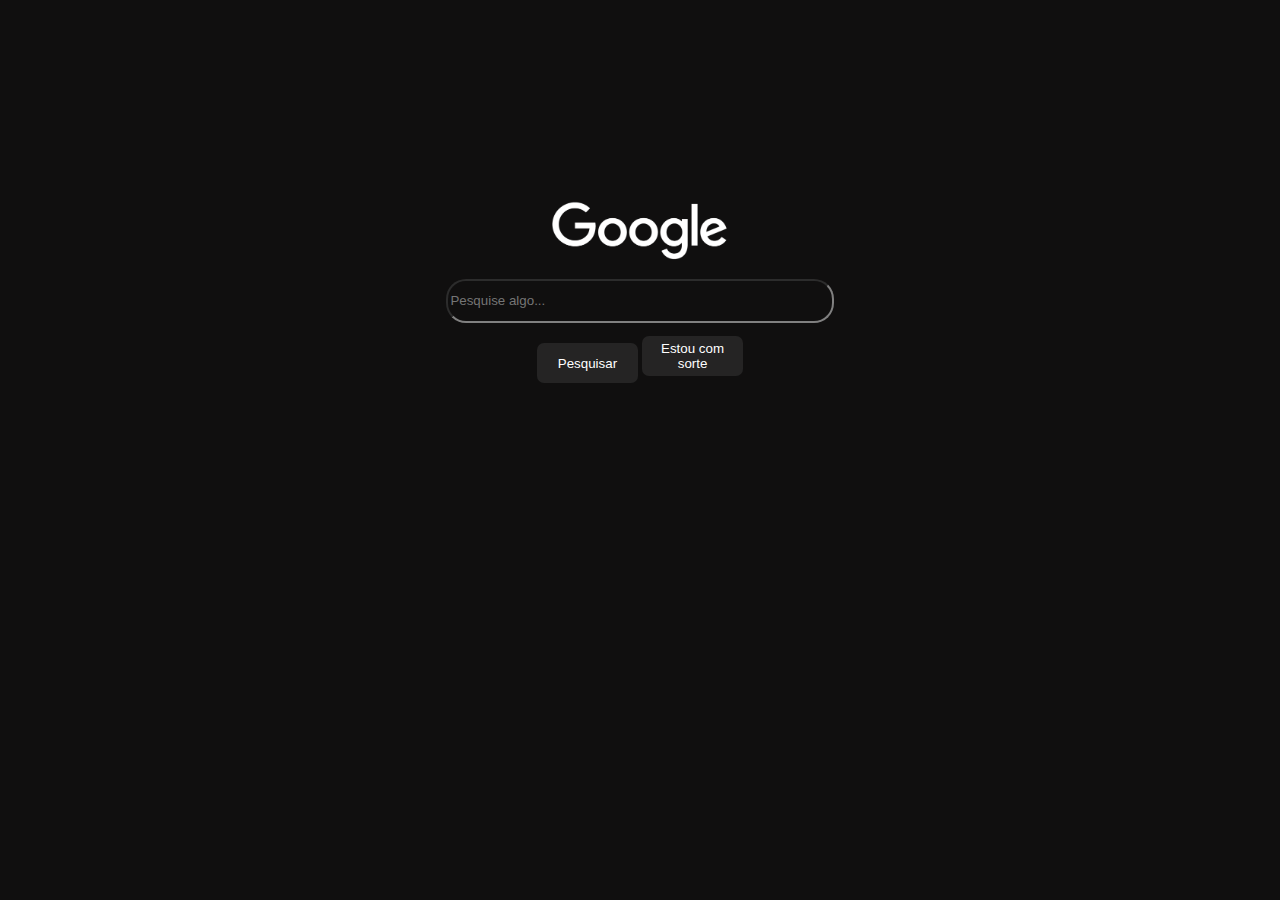
<file: index.html>
<!DOCTYPE html>
<html lang="en">
  <head>
    <meta charset="UTF-8" />
    <meta name="viewport" content="width=device-width, initial-scale=1.0" />
    <title>Google</title>
    <link rel="stylesheet" href="css/style.css" />
  </head>
  <body>
    <div class="conteudo">
      <img src="assets/google.png" alt="Logo Google" />
      <br />
      <input type="text" placeholder="Pesquise algo..."/>
      <br />
      <div class="botao">
        <button><a href="conteudo.html">Pesquisar</a></button>
        <button>Estou com sorte</button>
      </div>
    </div>
  </body>
</html>
</file>
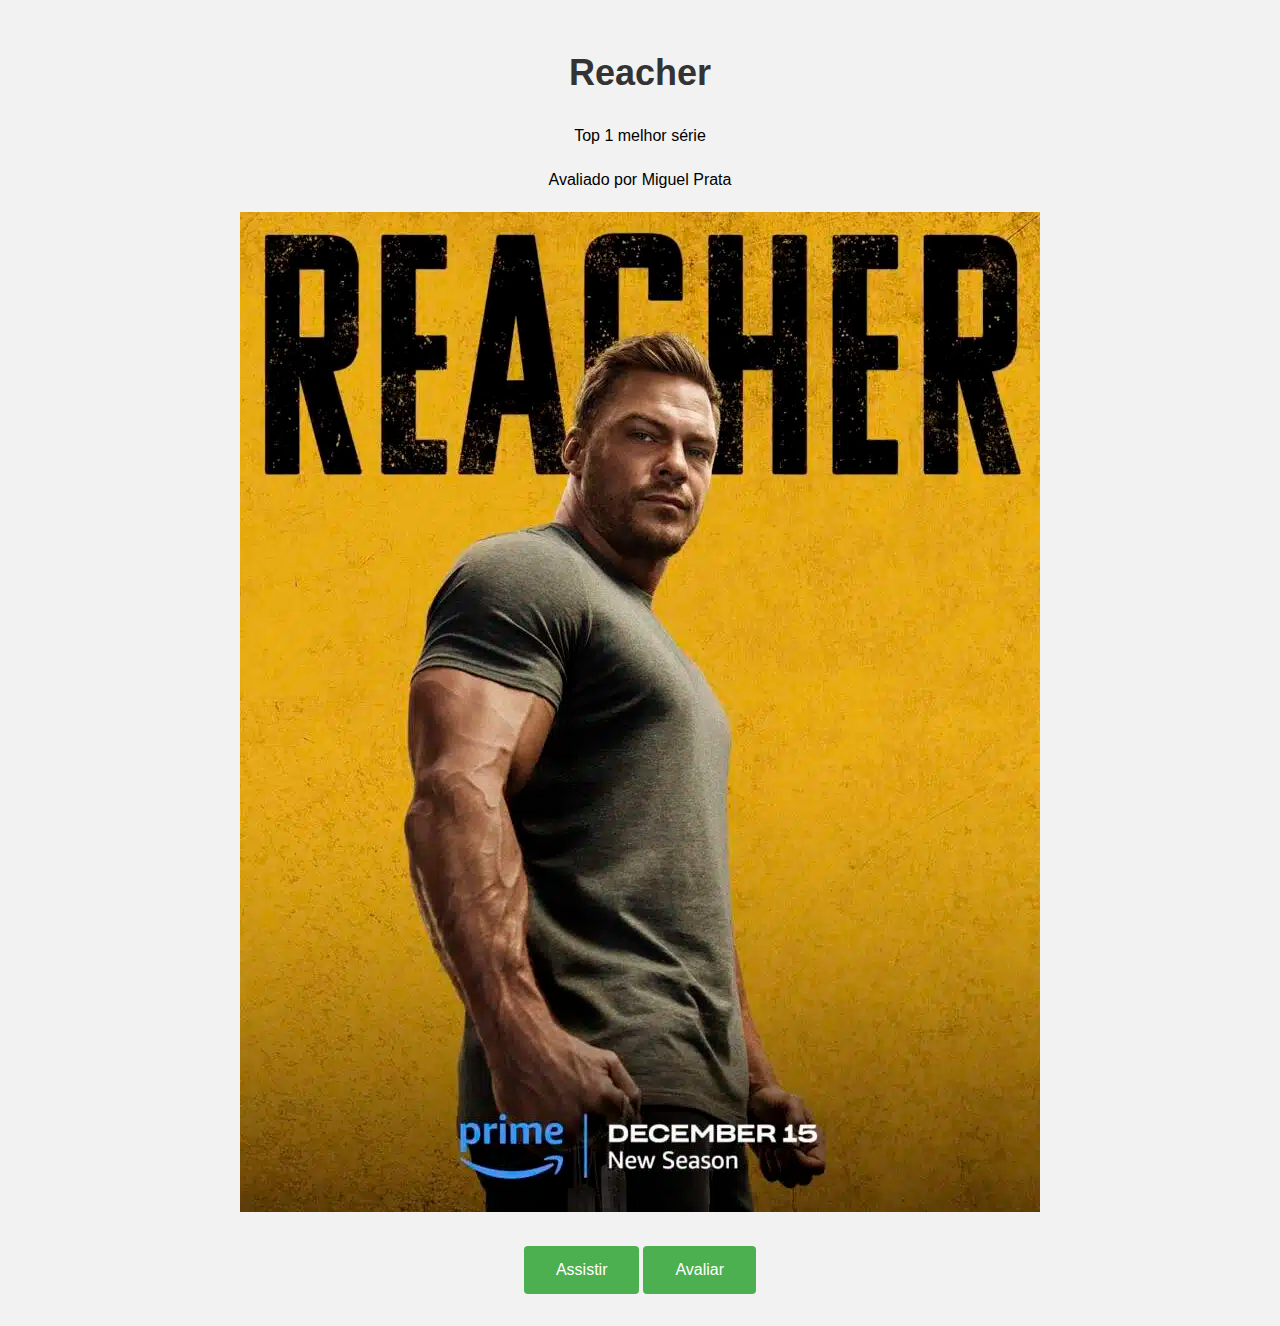
<file: conteudo.html>
<!DOCTYPE html>
<html lang="pt-br">
<head>
    <meta charset="UTF-8">
    <meta name="viewport" content="width=device-width, initial-scale=1.0">
    <title>Reacher</title>
    <link rel="stylesheet" href="css/styleconteudo.css">
</head>
<body>
    <h1>Reacher</h1>
    <p>Top 1 melhor série</p>
    <p>Avaliado por Miguel Prata</p>
    <img src="assets/reacher.png" alt="Reacher">
    <div class="button-container">
        <a href="#" class="button">Assistir</a>
        <a href="#" class="button">Avaliar</a>
    </div>
</body>
</html>
</file>
<file: css/style.css>
.conteudo {
    padding-top: 15%;
    text-align: center;
    justify-content: center;
    align-items: center;
}

body {
    background-color: rgb(16, 15, 15);
}

img {
    width: 15%;
    height: 15%;
}

input {
    margin-top: 1%;
    width: 30%;
    height: 38px;
    border-radius: 20px;
    background-color: rgb(16, 15, 15);
    border-color: grey;
    color: white;
    transition: background-color 0.3s ease, border-color 0.3s ease;
}

input:focus {
    background-color: rgb(55, 53, 53);
    border-color: white;
    box-shadow: 0px 0px 10px 1px rgba(255, 255, 255, 0.75);
}

.botao{
    padding-top: 1%;
}

button {
    width: 8%;
    height: 40px;
    border-radius: 7px;
    border: none;
    background-color: rgb(37, 36, 36);
    color: white;
    transition: background-color 0.3s ease, color 0.3s ease, transform 0.3s ease;
    cursor: pointer;
}

button:hover {
    background-color: rgb(55, 53, 53);
    color: rgb(255, 255, 255);
    transform: scale(1.1);
}

a {
    color: white;
    text-decoration: none;
}
</file>
<file: css/styleconteudo.css>
body {
    font-family: Arial, sans-serif;
    background-color: #f2f2f2;
    padding: 20px;
    text-align: center;
}

h1 {
    color: #333;
    font-size: 36px;
    margin-bottom: 30px;
}

p {
    font-size: 16px;
    line-height: 1.5;
    margin-bottom: 20px;
}

img {
    max-width: 100%;
    height: auto;
    display: block;
    margin: 0 auto;
    margin-bottom: 30px;
}

.button-container {
    display: flex;
    justify-content: center;
    margin-top: 30px;
}

.button {
    background-color: #4CAF50;
    color: white;
    padding: 15px 32px;
    text-align: center;
    text-decoration: none;
    font-size: 16px;
    margin: 4px 2px;
    cursor: pointer;
    border: none;
    border-radius: 4px;
}

.button:hover {
    background-color: #45a049;
}
</file>
